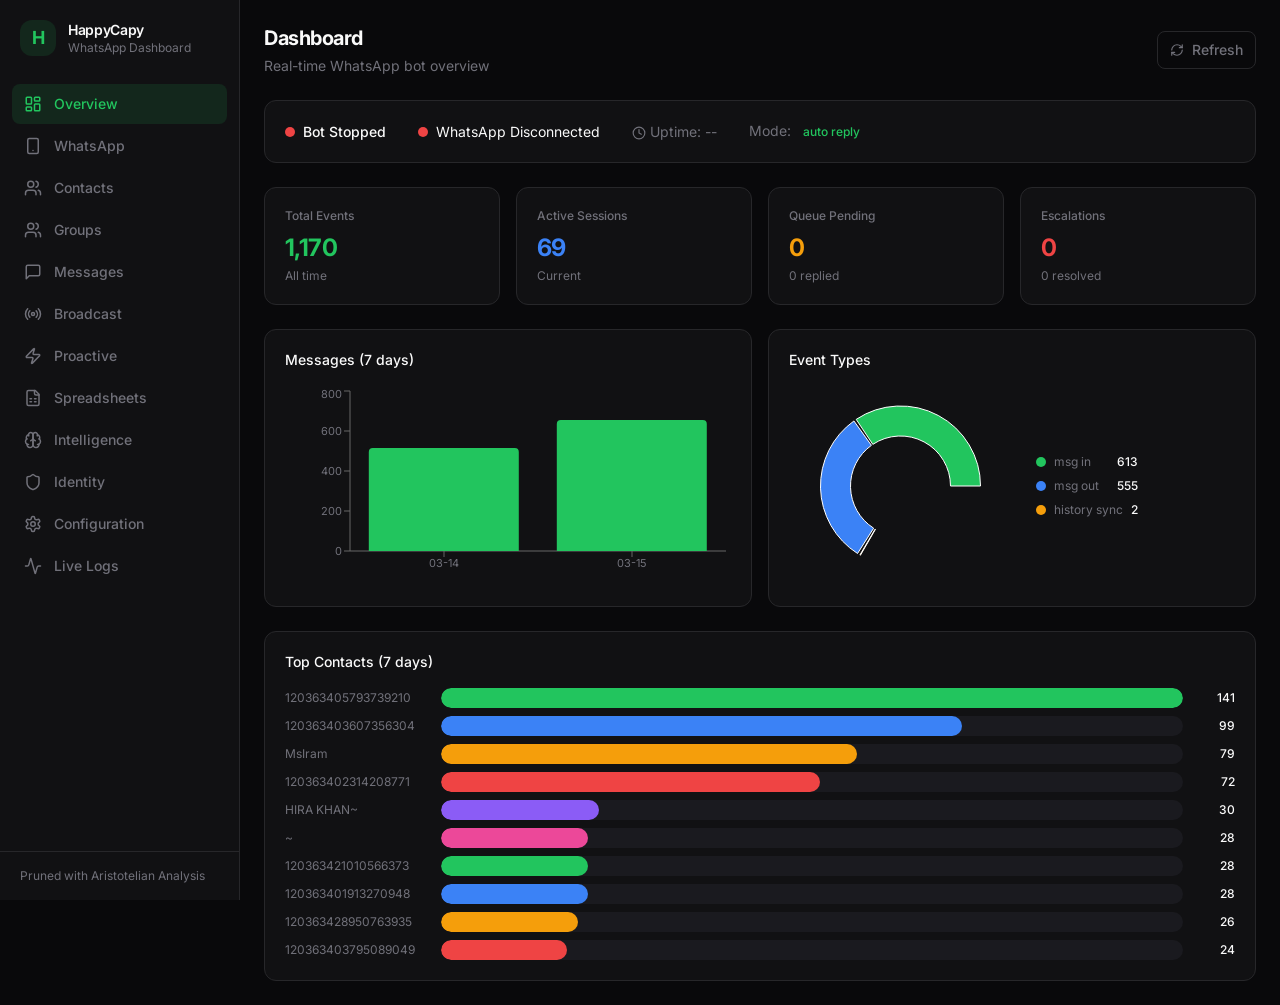
<file: index.html>
<!doctype html>
<html lang="en">
  <head>
    <meta charset="UTF-8" />
    <meta name="viewport" content="width=device-width, initial-scale=1.0" />
    <title>Babloo Dashboard</title>
    <link rel="preconnect" href="https://fonts.googleapis.com" />
    <link rel="preconnect" href="https://fonts.gstatic.com" crossorigin />
    <link href="https://fonts.googleapis.com/css2?family=Inter:wght@300;400;500;600;700&display=swap" rel="stylesheet" />
    <script>
      // Smart gateway: try live tunnel first, fall back to static JSON
      (function() {
        var _fetch = window.fetch;
        var tunnelUrl = null;
        var tunnelChecked = false;
        var tunnelAlive = false;

        // Check tunnel on load
        _fetch('./api/tunnel.json').then(function(r) {
          if (!r.ok) return;
          return r.json();
        }).then(function(data) {
          if (data && data.url) {
            tunnelUrl = data.url;
            // Probe tunnel health
            return _fetch(tunnelUrl + '/api/health', { mode: 'cors', signal: AbortSignal.timeout(3000) });
          }
        }).then(function(r) {
          if (r && r.ok) {
            tunnelAlive = true;
            console.log('[Gateway] Live tunnel active: ' + tunnelUrl);
          }
        }).catch(function() {
          console.log('[Gateway] Tunnel unreachable, using static data');
        }).finally(function() {
          tunnelChecked = true;
        });

        window.fetch = function(url, opts) {
          if (typeof url === 'string' && url.indexOf('/api/') !== -1) {
            // If tunnel is alive, proxy to it
            if (tunnelAlive && tunnelUrl) {
              var apiPath = url.split('/api/')[1];
              if (apiPath) {
                apiPath = apiPath.split('?')[0];
                var liveUrl = tunnelUrl + '/api/' + apiPath;
                return _fetch(liveUrl, Object.assign({}, opts || {}, { mode: 'cors' })).then(function(resp) {
                  if (resp.ok) return resp;
                  // Fall back to static on error
                  return fetchStatic(url);
                }).catch(function() {
                  return fetchStatic(url);
                });
              }
            }
            // Static fallback
            return fetchStatic(url);
          }
          return _fetch(url, opts);
        };

        function fetchStatic(url) {
          var apiPath = url.split('/api/')[1];
          if (!apiPath) return _fetch(url);
          apiPath = apiPath.split('?')[0];
          var staticFile = apiPath.replace(/\//g, '-');
          if (staticFile.endsWith('-')) staticFile = staticFile.slice(0, -1);
          var jsonUrl = './api/' + staticFile + '.json';
          return _fetch(jsonUrl, { method: 'GET' }).then(function(resp) {
            if (resp.ok) return resp;
            var base = staticFile.split('-')[0];
            return _fetch('./api/' + base + '.json', { method: 'GET' });
          });
        }
      })();
    </script>
    <script type="module" crossorigin src="./assets/index-78C6655Z.js"></script>
    <link rel="stylesheet" crossorigin href="./assets/index-vfZ5l_2-.css">
  </head>
  <body>
    <div id="root"></div>
  </body>
</html>
</file>
<file: assets/index-vfZ5l_2-.css>
/*! tailwindcss v4.2.1 | MIT License | https://tailwindcss.com */@layer properties{@supports (((-webkit-hyphens:none)) and (not (margin-trim:inline))) or ((-moz-orient:inline) and (not (color:rgb(from red r g b)))){*,:before,:after,::backdrop{--tw-translate-x:0;--tw-translate-y:0;--tw-translate-z:0;--tw-rotate-x:initial;--tw-rotate-y:initial;--tw-rotate-z:initial;--tw-skew-x:initial;--tw-skew-y:initial;--tw-space-y-reverse:0;--tw-border-style:solid;--tw-leading:initial;--tw-font-weight:initial;--tw-tracking:initial;--tw-ordinal:initial;--tw-slashed-zero:initial;--tw-numeric-figure:initial;--tw-numeric-spacing:initial;--tw-numeric-fraction:initial;--tw-shadow:0 0 #0000;--tw-shadow-color:initial;--tw-shadow-alpha:100%;--tw-inset-shadow:0 0 #0000;--tw-inset-shadow-color:initial;--tw-inset-shadow-alpha:100%;--tw-ring-color:initial;--tw-ring-shadow:0 0 #0000;--tw-inset-ring-color:initial;--tw-inset-ring-shadow:0 0 #0000;--tw-ring-inset:initial;--tw-ring-offset-width:0px;--tw-ring-offset-color:#fff;--tw-ring-offset-shadow:0 0 #0000;--tw-blur:initial;--tw-brightness:initial;--tw-contrast:initial;--tw-grayscale:initial;--tw-hue-rotate:initial;--tw-invert:initial;--tw-opacity:initial;--tw-saturate:initial;--tw-sepia:initial;--tw-drop-shadow:initial;--tw-drop-shadow-color:initial;--tw-drop-shadow-alpha:100%;--tw-drop-shadow-size:initial}}}@layer theme{:root,:host{--font-sans:ui-sans-serif, system-ui, sans-serif, "Apple Color Emoji", "Segoe UI Emoji", "Segoe UI Symbol", "Noto Color Emoji";--font-mono:ui-monospace, SFMono-Regular, Menlo, Monaco, Consolas, "Liberation Mono", "Courier New", monospace;--color-emerald-500:oklch(69.6% .17 162.48);--color-white:#fff;--spacing:.25rem;--container-xs:20rem;--container-md:28rem;--container-3xl:48rem;--container-7xl:80rem;--text-xs:.75rem;--text-xs--line-height:calc(1 / .75);--text-sm:.875rem;--text-sm--line-height:calc(1.25 / .875);--text-base:1rem;--text-base--line-height: 1.5 ;--text-lg:1.125rem;--text-lg--line-height:calc(1.75 / 1.125);--text-xl:1.25rem;--text-xl--line-height:calc(1.75 / 1.25);--text-2xl:1.5rem;--text-2xl--line-height:calc(2 / 1.5);--font-weight-medium:500;--font-weight-semibold:600;--font-weight-bold:700;--tracking-tight:-.025em;--tracking-wider:.05em;--leading-relaxed:1.625;--radius-md:.375rem;--radius-lg:.5rem;--radius-xl:.75rem;--radius-2xl:1rem;--animate-spin:spin 1s linear infinite;--default-transition-duration:.15s;--default-transition-timing-function:cubic-bezier(.4, 0, .2, 1);--default-font-family:var(--font-sans);--default-mono-font-family:var(--font-mono)}}@layer base{*,:after,:before,::backdrop{box-sizing:border-box;border:0 solid;margin:0;padding:0}::file-selector-button{box-sizing:border-box;border:0 solid;margin:0;padding:0}html,:host{-webkit-text-size-adjust:100%;-moz-tab-size:4;tab-size:4;line-height:1.5;font-family:var(--default-font-family,ui-sans-serif, system-ui, sans-serif, "Apple Color Emoji", "Segoe UI Emoji", "Segoe UI Symbol", "Noto Color Emoji");font-feature-settings:var(--default-font-feature-settings,normal);font-variation-settings:var(--default-font-variation-settings,normal);-webkit-tap-highlight-color:transparent}hr{height:0;color:inherit;border-top-width:1px}abbr:where([title]){-webkit-text-decoration:underline dotted;text-decoration:underline dotted}h1,h2,h3,h4,h5,h6{font-size:inherit;font-weight:inherit}a{color:inherit;-webkit-text-decoration:inherit;text-decoration:inherit}b,strong{font-weight:bolder}code,kbd,samp,pre{font-family:var(--default-mono-font-family,ui-monospace, SFMono-Regular, Menlo, Monaco, Consolas, "Liberation Mono", "Courier New", monospace);font-feature-settings:var(--default-mono-font-feature-settings,normal);font-variation-settings:var(--default-mono-font-variation-settings,normal);font-size:1em}small{font-size:80%}sub,sup{vertical-align:baseline;font-size:75%;line-height:0;position:relative}sub{bottom:-.25em}sup{top:-.5em}table{text-indent:0;border-color:inherit;border-collapse:collapse}:-moz-focusring{outline:auto}progress{vertical-align:baseline}summary{display:list-item}ol,ul,menu{list-style:none}img,svg,video,canvas,audio,iframe,embed,object{vertical-align:middle;display:block}img,video{max-width:100%;height:auto}button,input,select,optgroup,textarea{font:inherit;font-feature-settings:inherit;font-variation-settings:inherit;letter-spacing:inherit;color:inherit;opacity:1;background-color:#0000;border-radius:0}::file-selector-button{font:inherit;font-feature-settings:inherit;font-variation-settings:inherit;letter-spacing:inherit;color:inherit;opacity:1;background-color:#0000;border-radius:0}:where(select:is([multiple],[size])) optgroup{font-weight:bolder}:where(select:is([multiple],[size])) optgroup option{padding-inline-start:20px}::file-selector-button{margin-inline-end:4px}::placeholder{opacity:1}@supports (not ((-webkit-appearance:-apple-pay-button))) or (contain-intrinsic-size:1px){::placeholder{color:currentColor}@supports (color:color-mix(in lab,red,red)){::placeholder{color:color-mix(in oklab,currentcolor 50%,transparent)}}}textarea{resize:vertical}::-webkit-search-decoration{-webkit-appearance:none}::-webkit-date-and-time-value{min-height:1lh;text-align:inherit}::-webkit-datetime-edit{display:inline-flex}::-webkit-datetime-edit-fields-wrapper{padding:0}::-webkit-datetime-edit{padding-block:0}::-webkit-datetime-edit-year-field{padding-block:0}::-webkit-datetime-edit-month-field{padding-block:0}::-webkit-datetime-edit-day-field{padding-block:0}::-webkit-datetime-edit-hour-field{padding-block:0}::-webkit-datetime-edit-minute-field{padding-block:0}::-webkit-datetime-edit-second-field{padding-block:0}::-webkit-datetime-edit-millisecond-field{padding-block:0}::-webkit-datetime-edit-meridiem-field{padding-block:0}::-webkit-calendar-picker-indicator{line-height:1}:-moz-ui-invalid{box-shadow:none}button,input:where([type=button],[type=reset],[type=submit]){-webkit-appearance:button;-moz-appearance:button;appearance:button}::file-selector-button{-webkit-appearance:button;-moz-appearance:button;appearance:button}::-webkit-inner-spin-button{height:auto}::-webkit-outer-spin-button{height:auto}[hidden]:where(:not([hidden=until-found])){display:none!important}}@layer components;@layer utilities{.absolute{position:absolute}.fixed{position:fixed}.relative{position:relative}.inset-0{inset:calc(var(--spacing) * 0)}.start{inset-inline-start:var(--spacing)}.top-0{top:calc(var(--spacing) * 0)}.top-0\.5{top:calc(var(--spacing) * .5)}.top-1\/2{top:50%}.top-3{top:calc(var(--spacing) * 3)}.right-0{right:calc(var(--spacing) * 0)}.left-0{left:calc(var(--spacing) * 0)}.left-3{left:calc(var(--spacing) * 3)}.z-50{z-index:50}.col-span-2{grid-column:span 2/span 2}.mx-auto{margin-inline:auto}.mt-0\.5{margin-top:calc(var(--spacing) * .5)}.mt-1{margin-top:calc(var(--spacing) * 1)}.mt-1\.5{margin-top:calc(var(--spacing) * 1.5)}.mt-2{margin-top:calc(var(--spacing) * 2)}.mt-3{margin-top:calc(var(--spacing) * 3)}.mt-4{margin-top:calc(var(--spacing) * 4)}.mr-1{margin-right:calc(var(--spacing) * 1)}.mr-2{margin-right:calc(var(--spacing) * 2)}.mb-1{margin-bottom:calc(var(--spacing) * 1)}.mb-2{margin-bottom:calc(var(--spacing) * 2)}.mb-3{margin-bottom:calc(var(--spacing) * 3)}.mb-4{margin-bottom:calc(var(--spacing) * 4)}.mb-5{margin-bottom:calc(var(--spacing) * 5)}.mb-6{margin-bottom:calc(var(--spacing) * 6)}.ml-2{margin-left:calc(var(--spacing) * 2)}.ml-60{margin-left:calc(var(--spacing) * 60)}.ml-auto{margin-left:auto}.block{display:block}.flex{display:flex}.grid{display:grid}.inline{display:inline}.inline-block{display:inline-block}.inline-flex{display:inline-flex}.aspect-square{aspect-ratio:1}.h-1{height:calc(var(--spacing) * 1)}.h-2{height:calc(var(--spacing) * 2)}.h-2\.5{height:calc(var(--spacing) * 2.5)}.h-3{height:calc(var(--spacing) * 3)}.h-5{height:calc(var(--spacing) * 5)}.h-6{height:calc(var(--spacing) * 6)}.h-7{height:calc(var(--spacing) * 7)}.h-8{height:calc(var(--spacing) * 8)}.h-9{height:calc(var(--spacing) * 9)}.h-10{height:calc(var(--spacing) * 10)}.h-20{height:calc(var(--spacing) * 20)}.h-\[200px\]{height:200px}.h-\[500px\]{height:500px}.h-\[600px\]{height:600px}.h-full{height:100%}.h-screen{height:100vh}.max-h-96{max-height:calc(var(--spacing) * 96)}.max-h-\[28rem\]{max-height:28rem}.max-h-\[80vh\]{max-height:80vh}.max-h-\[300px\]{max-height:300px}.min-h-screen{min-height:100vh}.w-1{width:calc(var(--spacing) * 1)}.w-2{width:calc(var(--spacing) * 2)}.w-2\.5{width:calc(var(--spacing) * 2.5)}.w-3{width:calc(var(--spacing) * 3)}.w-5{width:calc(var(--spacing) * 5)}.w-6{width:calc(var(--spacing) * 6)}.w-7{width:calc(var(--spacing) * 7)}.w-8{width:calc(var(--spacing) * 8)}.w-9{width:calc(var(--spacing) * 9)}.w-10{width:calc(var(--spacing) * 10)}.w-11{width:calc(var(--spacing) * 11)}.w-12{width:calc(var(--spacing) * 12)}.w-20{width:calc(var(--spacing) * 20)}.w-28{width:calc(var(--spacing) * 28)}.w-36{width:calc(var(--spacing) * 36)}.w-60{width:calc(var(--spacing) * 60)}.w-64{width:calc(var(--spacing) * 64)}.w-full{width:100%}.max-w-3xl{max-width:var(--container-3xl)}.max-w-7xl{max-width:var(--container-7xl)}.max-w-md{max-width:var(--container-md)}.max-w-xs{max-width:var(--container-xs)}.min-w-0{min-width:calc(var(--spacing) * 0)}.flex-1{flex:1}.flex-shrink-0,.shrink-0{flex-shrink:0}.-translate-y-1\/2{--tw-translate-y: -50% ;translate:var(--tw-translate-x) var(--tw-translate-y)}.transform{transform:var(--tw-rotate-x,) var(--tw-rotate-y,) var(--tw-rotate-z,) var(--tw-skew-x,) var(--tw-skew-y,)}.animate-spin{animation:var(--animate-spin)}.cursor-pointer{cursor:pointer}.resize-none{resize:none}.list-decimal{list-style-type:decimal}.grid-cols-1{grid-template-columns:repeat(1,minmax(0,1fr))}.grid-cols-2{grid-template-columns:repeat(2,minmax(0,1fr))}.grid-cols-3{grid-template-columns:repeat(3,minmax(0,1fr))}.grid-cols-4{grid-template-columns:repeat(4,minmax(0,1fr))}.grid-cols-7{grid-template-columns:repeat(7,minmax(0,1fr))}.flex-col{flex-direction:column}.flex-row-reverse{flex-direction:row-reverse}.flex-wrap{flex-wrap:wrap}.items-center{align-items:center}.justify-between{justify-content:space-between}.justify-center{justify-content:center}.gap-0\.5{gap:calc(var(--spacing) * .5)}.gap-1{gap:calc(var(--spacing) * 1)}.gap-1\.5{gap:calc(var(--spacing) * 1.5)}.gap-2{gap:calc(var(--spacing) * 2)}.gap-3{gap:calc(var(--spacing) * 3)}.gap-4{gap:calc(var(--spacing) * 4)}.gap-6{gap:calc(var(--spacing) * 6)}.gap-8{gap:calc(var(--spacing) * 8)}:where(.space-y-0\.5>:not(:last-child)){--tw-space-y-reverse:0;margin-block-start:calc(calc(var(--spacing) * .5) * var(--tw-space-y-reverse));margin-block-end:calc(calc(var(--spacing) * .5) * calc(1 - var(--tw-space-y-reverse)))}:where(.space-y-1>:not(:last-child)){--tw-space-y-reverse:0;margin-block-start:calc(calc(var(--spacing) * 1) * var(--tw-space-y-reverse));margin-block-end:calc(calc(var(--spacing) * 1) * calc(1 - var(--tw-space-y-reverse)))}:where(.space-y-1\.5>:not(:last-child)){--tw-space-y-reverse:0;margin-block-start:calc(calc(var(--spacing) * 1.5) * var(--tw-space-y-reverse));margin-block-end:calc(calc(var(--spacing) * 1.5) * calc(1 - var(--tw-space-y-reverse)))}:where(.space-y-2>:not(:last-child)){--tw-space-y-reverse:0;margin-block-start:calc(calc(var(--spacing) * 2) * var(--tw-space-y-reverse));margin-block-end:calc(calc(var(--spacing) * 2) * calc(1 - var(--tw-space-y-reverse)))}:where(.space-y-3>:not(:last-child)){--tw-space-y-reverse:0;margin-block-start:calc(calc(var(--spacing) * 3) * var(--tw-space-y-reverse));margin-block-end:calc(calc(var(--spacing) * 3) * calc(1 - var(--tw-space-y-reverse)))}:where(.space-y-4>:not(:last-child)){--tw-space-y-reverse:0;margin-block-start:calc(calc(var(--spacing) * 4) * var(--tw-space-y-reverse));margin-block-end:calc(calc(var(--spacing) * 4) * calc(1 - var(--tw-space-y-reverse)))}:where(.space-y-5>:not(:last-child)){--tw-space-y-reverse:0;margin-block-start:calc(calc(var(--spacing) * 5) * var(--tw-space-y-reverse));margin-block-end:calc(calc(var(--spacing) * 5) * calc(1 - var(--tw-space-y-reverse)))}:where(.space-y-6>:not(:last-child)){--tw-space-y-reverse:0;margin-block-start:calc(calc(var(--spacing) * 6) * var(--tw-space-y-reverse));margin-block-end:calc(calc(var(--spacing) * 6) * calc(1 - var(--tw-space-y-reverse)))}.truncate{text-overflow:ellipsis;white-space:nowrap;overflow:hidden}.overflow-hidden{overflow:hidden}.overflow-x-auto{overflow-x:auto}.overflow-y-auto{overflow-y:auto}.rounded{border-radius:.25rem}.rounded-2xl{border-radius:var(--radius-2xl)}.rounded-full{border-radius:3.40282e38px}.rounded-lg{border-radius:var(--radius-lg)}.rounded-md{border-radius:var(--radius-md)}.rounded-xl{border-radius:var(--radius-xl)}.rounded-tl-none{border-top-left-radius:0}.rounded-br-none{border-bottom-right-radius:0}.rounded-bl-none{border-bottom-left-radius:0}.border{border-style:var(--tw-border-style);border-width:1px}.border-2{border-style:var(--tw-border-style);border-width:2px}.border-t-transparent{border-top-color:#0000}.bg-white{background-color:var(--color-white)}.\!p-4{padding:calc(var(--spacing) * 4)!important}.p-1{padding:calc(var(--spacing) * 1)}.p-1\.5{padding:calc(var(--spacing) * 1.5)}.p-2{padding:calc(var(--spacing) * 2)}.p-2\.5{padding:calc(var(--spacing) * 2.5)}.p-3{padding:calc(var(--spacing) * 3)}.p-4{padding:calc(var(--spacing) * 4)}.p-5{padding:calc(var(--spacing) * 5)}.p-6{padding:calc(var(--spacing) * 6)}.px-2{padding-inline:calc(var(--spacing) * 2)}.px-3{padding-inline:calc(var(--spacing) * 3)}.px-4{padding-inline:calc(var(--spacing) * 4)}.px-5{padding-inline:calc(var(--spacing) * 5)}.py-0\.5{padding-block:calc(var(--spacing) * .5)}.py-1{padding-block:calc(var(--spacing) * 1)}.py-1\.5{padding-block:calc(var(--spacing) * 1.5)}.py-2{padding-block:calc(var(--spacing) * 2)}.py-2\.5{padding-block:calc(var(--spacing) * 2.5)}.py-3{padding-block:calc(var(--spacing) * 3)}.py-4{padding-block:calc(var(--spacing) * 4)}.py-5{padding-block:calc(var(--spacing) * 5)}.py-6{padding-block:calc(var(--spacing) * 6)}.py-8{padding-block:calc(var(--spacing) * 8)}.py-12{padding-block:calc(var(--spacing) * 12)}.py-16{padding-block:calc(var(--spacing) * 16)}.pt-2{padding-top:calc(var(--spacing) * 2)}.pt-3{padding-top:calc(var(--spacing) * 3)}.pr-1{padding-right:calc(var(--spacing) * 1)}.pr-3{padding-right:calc(var(--spacing) * 3)}.pr-4{padding-right:calc(var(--spacing) * 4)}.pl-4{padding-left:calc(var(--spacing) * 4)}.pl-5{padding-left:calc(var(--spacing) * 5)}.pl-9{padding-left:calc(var(--spacing) * 9)}.pl-10{padding-left:calc(var(--spacing) * 10)}.text-center{text-align:center}.text-left{text-align:left}.text-right{text-align:right}.font-mono{font-family:var(--font-mono)}.text-2xl{font-size:var(--text-2xl);line-height:var(--tw-leading,var(--text-2xl--line-height))}.text-base{font-size:var(--text-base);line-height:var(--tw-leading,var(--text-base--line-height))}.text-lg{font-size:var(--text-lg);line-height:var(--tw-leading,var(--text-lg--line-height))}.text-sm{font-size:var(--text-sm);line-height:var(--tw-leading,var(--text-sm--line-height))}.text-xl{font-size:var(--text-xl);line-height:var(--tw-leading,var(--text-xl--line-height))}.text-xs{font-size:var(--text-xs);line-height:var(--tw-leading,var(--text-xs--line-height))}.text-\[10px\]{font-size:10px}.leading-5{--tw-leading:calc(var(--spacing) * 5);line-height:calc(var(--spacing) * 5)}.leading-relaxed{--tw-leading:var(--leading-relaxed);line-height:var(--leading-relaxed)}.font-bold{--tw-font-weight:var(--font-weight-bold);font-weight:var(--font-weight-bold)}.font-medium{--tw-font-weight:var(--font-weight-medium);font-weight:var(--font-weight-medium)}.font-semibold{--tw-font-weight:var(--font-weight-semibold);font-weight:var(--font-weight-semibold)}.tracking-tight{--tw-tracking:var(--tracking-tight);letter-spacing:var(--tracking-tight)}.tracking-wider{--tw-tracking:var(--tracking-wider);letter-spacing:var(--tracking-wider)}.whitespace-nowrap{white-space:nowrap}.whitespace-pre-wrap{white-space:pre-wrap}.text-white{color:var(--color-white)}.uppercase{text-transform:uppercase}.tabular-nums{--tw-numeric-spacing:tabular-nums;font-variant-numeric:var(--tw-ordinal,) var(--tw-slashed-zero,) var(--tw-numeric-figure,) var(--tw-numeric-spacing,) var(--tw-numeric-fraction,)}.underline{text-decoration-line:underline}.opacity-10{opacity:.1}.shadow,.shadow-sm{--tw-shadow:0 1px 3px 0 var(--tw-shadow-color,#0000001a), 0 1px 2px -1px var(--tw-shadow-color,#0000001a);box-shadow:var(--tw-inset-shadow),var(--tw-inset-ring-shadow),var(--tw-ring-offset-shadow),var(--tw-ring-shadow),var(--tw-shadow)}.filter{filter:var(--tw-blur,) var(--tw-brightness,) var(--tw-contrast,) var(--tw-grayscale,) var(--tw-hue-rotate,) var(--tw-invert,) var(--tw-saturate,) var(--tw-sepia,) var(--tw-drop-shadow,)}.transition-all{transition-property:all;transition-timing-function:var(--tw-ease,var(--default-transition-timing-function));transition-duration:var(--tw-duration,var(--default-transition-duration))}.transition-colors{transition-property:color,background-color,border-color,outline-color,text-decoration-color,fill,stroke,--tw-gradient-from,--tw-gradient-via,--tw-gradient-to;transition-timing-function:var(--tw-ease,var(--default-transition-timing-function));transition-duration:var(--tw-duration,var(--default-transition-duration))}.outline-none{--tw-outline-style:none;outline-style:none}@media(hover:hover){.hover\:border-emerald-500\/30:hover{border-color:#00bb7f4d}@supports (color:color-mix(in lab,red,red)){.hover\:border-emerald-500\/30:hover{border-color:color-mix(in oklab,var(--color-emerald-500) 30%,transparent)}}.hover\:bg-white\/3:hover{background-color:#ffffff08}@supports (color:color-mix(in lab,red,red)){.hover\:bg-white\/3:hover{background-color:color-mix(in oklab,var(--color-white) 3%,transparent)}}.hover\:bg-white\/5:hover{background-color:#ffffff0d}@supports (color:color-mix(in lab,red,red)){.hover\:bg-white\/5:hover{background-color:color-mix(in oklab,var(--color-white) 5%,transparent)}}.hover\:bg-white\/10:hover{background-color:#ffffff1a}@supports (color:color-mix(in lab,red,red)){.hover\:bg-white\/10:hover{background-color:color-mix(in oklab,var(--color-white) 10%,transparent)}}.hover\:underline:hover{text-decoration-line:underline}.hover\:opacity-80:hover{opacity:.8}}.disabled\:opacity-40:disabled{opacity:.4}@media(min-width:40rem){.sm\:grid-cols-2{grid-template-columns:repeat(2,minmax(0,1fr))}.sm\:grid-cols-6{grid-template-columns:repeat(6,minmax(0,1fr))}}@media(min-width:64rem){.lg\:col-span-2{grid-column:span 2/span 2}.lg\:grid-cols-2{grid-template-columns:repeat(2,minmax(0,1fr))}.lg\:grid-cols-3{grid-template-columns:repeat(3,minmax(0,1fr))}.lg\:grid-cols-4{grid-template-columns:repeat(4,minmax(0,1fr))}.lg\:grid-cols-5{grid-template-columns:repeat(5,minmax(0,1fr))}.lg\:grid-cols-6{grid-template-columns:repeat(6,minmax(0,1fr))}}}:root{--bg:#09090b;--surface:#111113;--surface-2:#1a1a1f;--border:#27272a;--accent:#22c55e;--accent-dim:#22c55e1f;--text:#fafafa;--text-dim:#71717a;--danger:#ef4444;--warning:#f59e0b;--info:#3b82f6}*{box-sizing:border-box}body{background:var(--bg);color:var(--text);-webkit-font-smoothing:antialiased;margin:0;font-family:Inter,-apple-system,BlinkMacSystemFont,system-ui,sans-serif}::-webkit-scrollbar{width:5px;height:5px}::-webkit-scrollbar-track{background:0 0}::-webkit-scrollbar-thumb{background:#333;border-radius:3px}.recharts-text{font-size:11px;fill:#71717a!important}.recharts-cartesian-grid line{stroke:#27272a!important}@property --tw-translate-x{syntax:"*";inherits:false;initial-value:0}@property --tw-translate-y{syntax:"*";inherits:false;initial-value:0}@property --tw-translate-z{syntax:"*";inherits:false;initial-value:0}@property --tw-rotate-x{syntax:"*";inherits:false}@property --tw-rotate-y{syntax:"*";inherits:false}@property --tw-rotate-z{syntax:"*";inherits:false}@property --tw-skew-x{syntax:"*";inherits:false}@property --tw-skew-y{syntax:"*";inherits:false}@property --tw-space-y-reverse{syntax:"*";inherits:false;initial-value:0}@property --tw-border-style{syntax:"*";inherits:false;initial-value:solid}@property --tw-leading{syntax:"*";inherits:false}@property --tw-font-weight{syntax:"*";inherits:false}@property --tw-tracking{syntax:"*";inherits:false}@property --tw-ordinal{syntax:"*";inherits:false}@property --tw-slashed-zero{syntax:"*";inherits:false}@property --tw-numeric-figure{syntax:"*";inherits:false}@property --tw-numeric-spacing{syntax:"*";inherits:false}@property --tw-numeric-fraction{syntax:"*";inherits:false}@property --tw-shadow{syntax:"*";inherits:false;initial-value:0 0 #0000}@property --tw-shadow-color{syntax:"*";inherits:false}@property --tw-shadow-alpha{syntax:"<percentage>";inherits:false;initial-value:100%}@property --tw-inset-shadow{syntax:"*";inherits:false;initial-value:0 0 #0000}@property --tw-inset-shadow-color{syntax:"*";inherits:false}@property --tw-inset-shadow-alpha{syntax:"<percentage>";inherits:false;initial-value:100%}@property --tw-ring-color{syntax:"*";inherits:false}@property --tw-ring-shadow{syntax:"*";inherits:false;initial-value:0 0 #0000}@property --tw-inset-ring-color{syntax:"*";inherits:false}@property --tw-inset-ring-shadow{syntax:"*";inherits:false;initial-value:0 0 #0000}@property --tw-ring-inset{syntax:"*";inherits:false}@property --tw-ring-offset-width{syntax:"<length>";inherits:false;initial-value:0}@property --tw-ring-offset-color{syntax:"*";inherits:false;initial-value:#fff}@property --tw-ring-offset-shadow{syntax:"*";inherits:false;initial-value:0 0 #0000}@property --tw-blur{syntax:"*";inherits:false}@property --tw-brightness{syntax:"*";inherits:false}@property --tw-contrast{syntax:"*";inherits:false}@property --tw-grayscale{syntax:"*";inherits:false}@property --tw-hue-rotate{syntax:"*";inherits:false}@property --tw-invert{syntax:"*";inherits:false}@property --tw-opacity{syntax:"*";inherits:false}@property --tw-saturate{syntax:"*";inherits:false}@property --tw-sepia{syntax:"*";inherits:false}@property --tw-drop-shadow{syntax:"*";inherits:false}@property --tw-drop-shadow-color{syntax:"*";inherits:false}@property --tw-drop-shadow-alpha{syntax:"<percentage>";inherits:false;initial-value:100%}@property --tw-drop-shadow-size{syntax:"*";inherits:false}@keyframes spin{to{transform:rotate(360deg)}}
</file>
